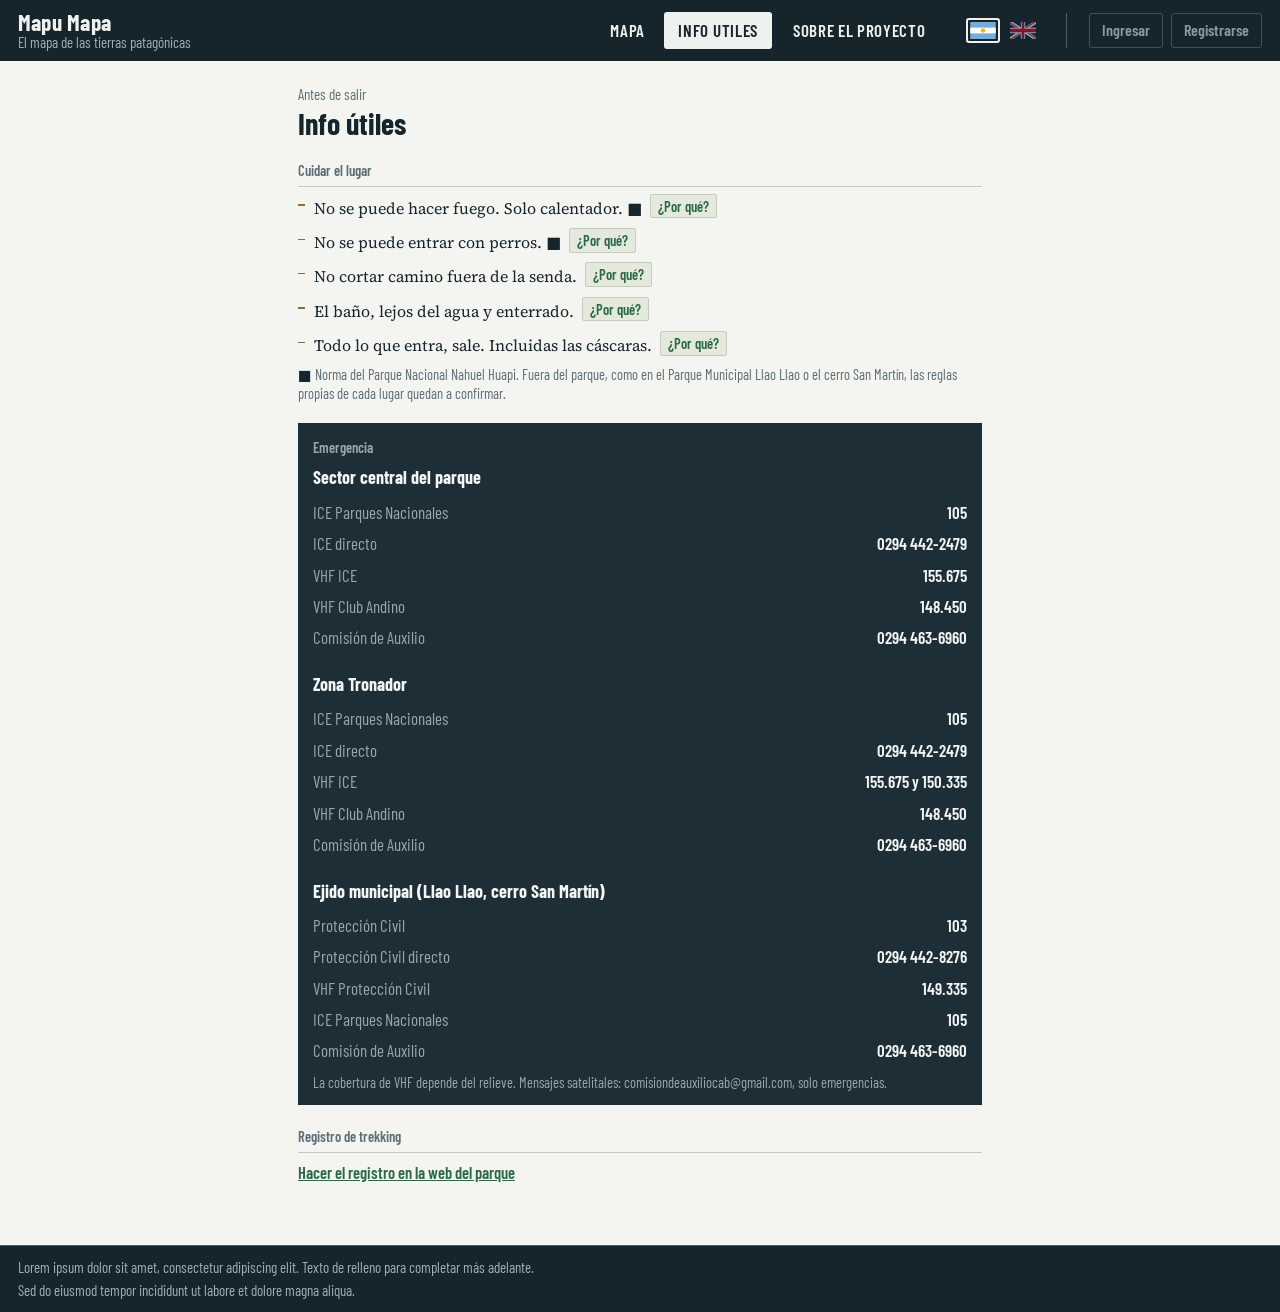
<file: info-utiles.html>
<!doctype html>
<html lang="es-AR">
<head>
<meta charset="utf-8">
<meta name="viewport" content="width=device-width, initial-scale=1">
<title>Info útiles — Mapu Mapa</title>
<link rel="preconnect" href="https://fonts.googleapis.com">
<link rel="preconnect" href="https://fonts.gstatic.com" crossorigin>
<link href="https://fonts.googleapis.com/css2?family=Barlow+Condensed:wght@400;500;600;700&family=Source+Serif+4:ital,opsz,wght@0,8..60,400;0,8..60,600;1,8..60,400&display=swap" rel="stylesheet">
<link rel="stylesheet" href="style.css">
</head>
<!--
  PÁGINA ESTÁTICA: se edita directamente acá.
  · "Cuidar el lugar": cada norma es un <li>. El cuadrado ■ marca las que son norma del parque.
    El texto dentro de <span class="ans"> es la respuesta a "¿Por qué?".
  · "Emergencia": cada contacto es una línea <div class="row"> con nombre (k) y valor (v).
-->
<body class="info-page" data-page="info">
<header id="site-header" class="site-header"></header>

<main class="info-main">
  <p class="kind">Antes de salir</p>
  <h1 class="t">Info útiles</h1>

  <section class="blk">
    <h2>Cuidar el lugar</h2>
    <ul class="plain">
      <li>No se puede hacer fuego. Solo calentador. <b class="mk of" title="Norma del parque">■</b>
        <details class="why"><summary>¿Por qué?</summary><span class="ans">El bosque andino patagónico no está adaptado al fuego. Una lenga o un coihue quemado no rebrota y la recuperación lleva más de un siglo. Casi todos los incendios del parque arrancan de una fogata mal apagada o una colilla.</span></details></li>
      <li>No se puede entrar con perros. <b class="mk of" title="Norma del parque">■</b>
        <details class="why"><summary>¿Por qué?</summary><span class="ans">El olor y el ladrido llegan mucho más lejos que el perro. El huemul, en peligro de extinción, y el pudú abandonan las zonas donde detectan perros. Además les transmiten moquillo y parvovirus a los carnívoros nativos.</span></details></li>
      <li>No cortar camino fuera de la senda.
        <details class="why"><summary>¿Por qué?</summary><span class="ans">En mallines y pendientes el atajo se vuelve canaleta: el agua lo toma como cauce y se lleva el suelo. Lo que ahorra dos minutos deja una marca que otros después siguen.</span></details></li>
      <li>El baño, lejos del agua y enterrado.
        <details class="why"><summary>¿Por qué?</summary><span class="ans">A más de 70 metros de arroyos y lagunas, en un pozo de unos 20 cm, y el papel se saca en una bolsa. El agua que tomás arriba viene de donde pasó gente antes que vos.</span></details></li>
      <li>Todo lo que entra, sale. Incluidas las cáscaras.
        <details class="why"><summary>¿Por qué?</summary><span class="ans">Con frío, una cáscara tarda años en degradarse. Y la fauna que aprende a asociar gente con comida termina mal.</span></details></li>
    </ul>
    <p class="fine"><b class="mk of">■</b> Norma del Parque Nacional Nahuel Huapi. Fuera del parque, como en el Parque Municipal Llao Llao o el cerro San Martín, las reglas propias de cada lugar quedan a confirmar.</p>
  </section>

  <section class="emerg">
    <h2>Emergencia</h2>

    <div class="zona">
      <h3>Sector central del parque</h3>
      <div class="row"><span class="k">ICE Parques Nacionales</span><span class="v">105</span></div>
      <div class="row"><span class="k">ICE directo</span><span class="v">0294 442-2479</span></div>
      <div class="row"><span class="k">VHF ICE</span><span class="v">155.675</span></div>
      <div class="row"><span class="k">VHF Club Andino</span><span class="v">148.450</span></div>
      <div class="row"><span class="k">Comisión de Auxilio</span><span class="v">0294 463-6960</span></div>
    </div>

    <div class="zona">
      <h3>Zona Tronador</h3>
      <div class="row"><span class="k">ICE Parques Nacionales</span><span class="v">105</span></div>
      <div class="row"><span class="k">ICE directo</span><span class="v">0294 442-2479</span></div>
      <div class="row"><span class="k">VHF ICE</span><span class="v">155.675 y 150.335</span></div>
      <div class="row"><span class="k">VHF Club Andino</span><span class="v">148.450</span></div>
      <div class="row"><span class="k">Comisión de Auxilio</span><span class="v">0294 463-6960</span></div>
    </div>

    <div class="zona">
      <h3>Ejido municipal (Llao Llao, cerro San Martín)</h3>
      <div class="row"><span class="k">Protección Civil</span><span class="v">103</span></div>
      <div class="row"><span class="k">Protección Civil directo</span><span class="v">0294 442-8276</span></div>
      <div class="row"><span class="k">VHF Protección Civil</span><span class="v">149.335</span></div>
      <div class="row"><span class="k">ICE Parques Nacionales</span><span class="v">105</span></div>
      <div class="row"><span class="k">Comisión de Auxilio</span><span class="v">0294 463-6960</span></div>
    </div>

    <p>La cobertura de VHF depende del relieve. Mensajes satelitales: comisiondeauxiliocab@gmail.com, solo emergencias.</p>
  </section>

  <section class="blk">
    <h2>Registro de trekking</h2>
    <p class="reg"><a href="https://www.nahuelhuapi.gov.ar/trekking-y-actividades-de-montana/" target="_blank" rel="noopener">Hacer el registro en la web del parque</a></p>
  </section>
</main>
<footer id="site-footer" class="site-footer"></footer>
<script src="i18n.js"></script>
<script src="auth.js"></script>
<script src="site.js"></script>
</body>
</html>
</file>
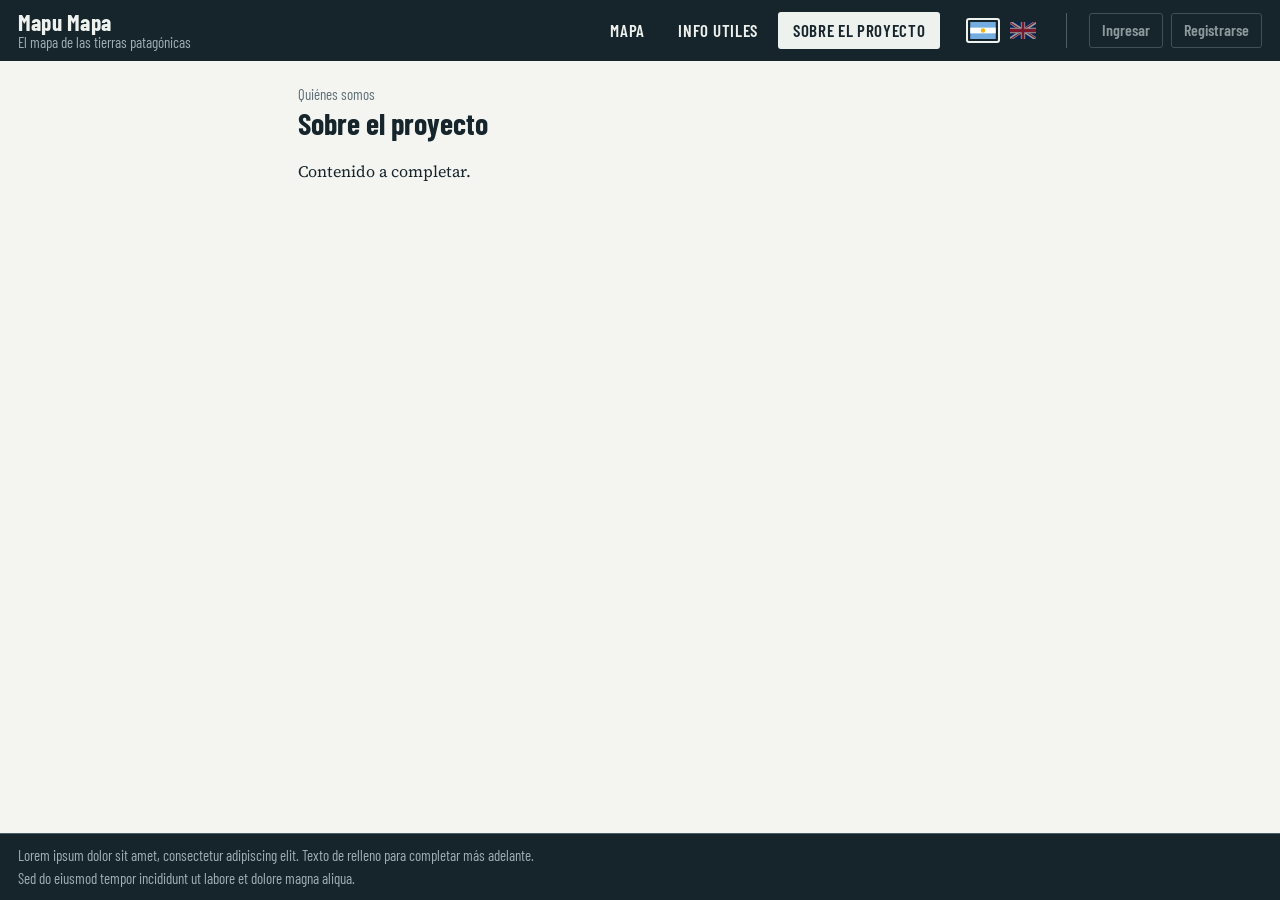
<file: sobre-el-proyecto.html>
<!doctype html>
<html lang="es-AR">
<head>
<meta charset="utf-8">
<meta name="viewport" content="width=device-width, initial-scale=1">
<title>Sobre el proyecto — Mapu Mapa</title>
<link rel="preconnect" href="https://fonts.googleapis.com">
<link rel="preconnect" href="https://fonts.gstatic.com" crossorigin>
<link href="https://fonts.googleapis.com/css2?family=Barlow+Condensed:wght@400;500;600;700&family=Source+Serif+4:ital,opsz,wght@0,8..60,400;0,8..60,600;1,8..60,400&display=swap" rel="stylesheet">
<link rel="stylesheet" href="style.css">
</head>
<body class="info-page" data-page="proyecto">
<header id="site-header" class="site-header"></header>
<main class="info-main">
  <p class="kind">Quiénes somos</p>
  <h1 class="t">Sobre el proyecto</h1>
  <section class="blk">
    <p>Contenido a completar.</p>
  </section>
</main>
<footer id="site-footer" class="site-footer"></footer>
<script src="i18n.js"></script>
<script src="auth.js"></script>
<script src="site.js"></script>
</body>
</html>
</file>
<file: style.css>
:root{
  --ink:#16242B; --paper:#E6E9E4; --card:#F4F5F1; --granite:#5C6E77; --hair:#C3CAC3;
  --waterink:#3F6E80; --g0:#8A6A42; --g1:#2C6A45; --g2:#B26A00; --g3:#A3271B;
  --sans:'Barlow Condensed','Arial Narrow',system-ui,sans-serif;
  --serif:'Source Serif 4',Georgia,serif;
}
*{box-sizing:border-box}
html{height:100%}
body{min-height:100%;display:flex;flex-direction:column;margin:0;background:var(--paper);color:var(--ink);font-family:var(--serif);font-size:16px;line-height:1.55;-webkit-font-smoothing:antialiased}
button{font:inherit;color:inherit}
#app{display:block;flex:1 0 auto}
#bar{display:flex;flex-wrap:wrap;align-items:center;gap:10px 26px;padding:10px 18px;background:var(--ink);color:#EEF2EF}
.brand{font-family:var(--sans);line-height:1.05;margin-right:auto;color:inherit;text-decoration:none}
.brand:hover b{text-decoration:underline;text-underline-offset:3px}
.brand:focus-visible{outline:2px solid #F0C36A;outline-offset:3px}
.brand b{display:block;font-size:23px;font-weight:700;letter-spacing:.01em}
.brand span{font-size:15px;color:#9DB0B4}
.toplink:focus-visible,.zb button:focus-visible{outline:2px solid #F0C36A;outline-offset:2px}

/* ---------- mapa ---------- */
#mapwrap{position:relative;background:#D5DDD3;overflow:hidden;width:100%;height:clamp(440px,76vh,860px)}
#basemap{position:absolute;inset:0;z-index:0;background:#D5DDD3}
#map{position:absolute;inset:0;z-index:1;width:100%;height:100%;display:block;cursor:grab;--u:1}
#map.drag{cursor:grabbing}
.zb{position:absolute;z-index:3;right:14px;bottom:34px;display:flex;flex-direction:column;border:1.5px solid var(--ink);background:var(--card)}
.zb button{width:46px;height:36px;background:none;border:0;cursor:pointer;font-family:var(--sans);font-size:24px;font-weight:600;line-height:1}
.zb button + button{border-top:1px solid var(--hair)}
.zb button:hover{background:#E4E8DD}
.scale{position:absolute;z-index:3;left:14px;bottom:34px;font-family:var(--sans);font-size:14px;color:var(--ink);background:rgba(244,245,241,.9);padding:3px 8px 5px;border:1px solid var(--hair)}
.scale i{display:block;height:5px;border:1.5px solid var(--ink);border-top:0;margin-top:2px}
.attr{position:absolute;z-index:3;left:0;right:0;bottom:0;font-family:var(--sans);font-size:13.5px;line-height:1.2;color:#34464E;background:rgba(244,245,241,.92);padding:4px 14px;border-top:1px solid var(--hair);white-space:nowrap;overflow:hidden;text-overflow:ellipsis}
.attr b{color:var(--ink)}

.cx{fill:none;stroke-linecap:round;stroke-linejoin:round;pointer-events:none}
.cx.shore{stroke:#6F9DAE;stroke-width:calc(var(--u)*.8px)}
.cx.river{stroke:#6F9DAE;stroke-width:calc(var(--u)*1.5px)}
.cx.stream{stroke:#7FA9B8;stroke-width:calc(var(--u)*.8px);opacity:.9}
.cx.road1c{stroke:#7C7265;stroke-width:calc(var(--u)*3.2px)}
.cx.road1{stroke:#FBF8EE;stroke-width:calc(var(--u)*1.8px)}
.cx.road2{stroke:#8C8273;stroke-width:calc(var(--u)*1.2px)}
.cx.tracks{stroke:#8C8273;stroke-width:calc(var(--u)*1px);stroke-dasharray:calc(var(--u)*5px) calc(var(--u)*3px)}
.cx.trails{stroke:#6B4A2B;stroke-width:calc(var(--u)*1px);stroke-dasharray:calc(var(--u)*1px) calc(var(--u)*3.2px);opacity:.75}
.cx.lifts{stroke:#555;stroke-width:calc(var(--u)*.9px);stroke-dasharray:calc(var(--u)*6px) calc(var(--u)*2px) calc(var(--u)*1px) calc(var(--u)*2px);opacity:.7}

.ecase{fill:none;stroke:rgba(255,255,255,.88);stroke-width:calc(var(--u)*7.5px);stroke-linecap:round;stroke-linejoin:round}
.eline{fill:none;stroke-width:calc(var(--u)*3.6px);stroke-linecap:round;stroke-linejoin:round;transition:opacity .18s}
.ehit{fill:none;stroke:transparent;stroke-width:calc(var(--u)*22px);cursor:pointer;stroke-linecap:round}
.e.g1 .eline{stroke:var(--g1)}
.e.g2 .eline{stroke:var(--g2);stroke-dasharray:calc(var(--u)*11px) calc(var(--u)*6px)}
.e.g3 .eline{stroke:var(--g3);stroke-dasharray:calc(var(--u)*1.5px) calc(var(--u)*7px)}
.e.g0 .eline{stroke:var(--g0)}
.e.none .eline{stroke-width:calc(var(--u)*2.6px);opacity:.8}
.e:hover .eline{stroke-width:calc(var(--u)*5.4px)}
.e.sel .ecase{stroke:var(--ink);stroke-width:calc(var(--u)*9.5px)}
.e.sel .eline{stroke-width:calc(var(--u)*4.6px)}
.e.sel.g1 .eline{stroke:#7FD3A0}.e.sel.g2 .eline{stroke:#FFC25A}.e.sel.g3 .eline{stroke:#FF9A8C}
.e.dim .eline{opacity:.22}
.e.dim .ecase{opacity:0}

.lb{pointer-events:none}
.lb text{paint-order:stroke;stroke-linejoin:round}
.lb.lake text{font-family:var(--serif);font-style:italic;font-size:13.5px;fill:var(--waterink);stroke:rgba(205,222,229,.75);stroke-width:2.5px}
.lb.lake.lv1 text{font-size:17px;letter-spacing:.04em}
.lb.glac text{font-family:var(--serif);font-style:italic;font-size:12.5px;fill:#55808F;stroke:rgba(255,255,255,.8);stroke-width:2.5px}
.lb.peak text{font-family:var(--sans);font-size:13.5px;fill:#4A3A28;stroke:rgba(244,242,232,.85);stroke-width:3px}
.lb.peak.lv1 text{font-size:15px;font-weight:600}
.lb.peak path{fill:#4A3A28}
.lb.peak .el{font-size:11.5px;fill:#6E5B44}
.lb.place text{font-family:var(--sans);font-size:14px;fill:#3C3C3C;stroke:rgba(244,242,232,.85);stroke-width:3px;letter-spacing:.03em}
.lb.nolab{display:none}
.n.nolab text{display:none}
.n.nosub text.sub{display:none}

.n{cursor:pointer}
.n text{font-family:var(--sans);font-size:15.5px;font-weight:700;fill:var(--ink);paint-order:stroke;stroke:rgba(250,250,245,.92);stroke-width:4px;stroke-linejoin:round}
.n text.sub{font-size:12.5px;font-weight:500;fill:#3F4F56}
.n .gl{stroke:var(--ink);stroke-width:2.2;fill:#fff}
.n.ref .gl{fill:var(--ink);stroke:#fff;stroke-width:1.8}
.n.pto .gl{fill:var(--ink);stroke:#fff;stroke-width:1.5}
.n.lag .gl{fill:#BFD5DD;stroke:var(--waterink);stroke-width:2}
.n.cum .gl{fill:#4A3A28;stroke:#fff;stroke-width:1.6}
.n:hover text:not(.sub){text-decoration:underline}
.n .halo{fill:none;stroke:none}
.n.sel .halo{stroke:var(--ink);stroke-width:1.6;fill:rgba(255,255,255,.5)}
.n.dim{opacity:.35}

/* ---------- panel ---------- */
#panel{background:var(--card);border-top:2px solid var(--ink)}
.pin{max-width:860px;margin:0 auto;padding:20px 22px 40px}
.tomap{display:inline-block;margin:0 0 12px;font-family:var(--sans);font-size:16px;font-weight:600}
.back{background:none;border:0;padding:0;margin:0 0 12px;cursor:pointer;font-family:var(--sans);font-size:16px;color:var(--g1);font-weight:600;text-decoration:underline;text-underline-offset:3px}
.kind{font-family:var(--sans);font-size:15px;color:var(--granite);margin:0 0 2px}
h1.t{font-family:var(--sans);font-weight:700;font-size:30px;line-height:1.04;margin:0}
.subt{font-family:var(--sans);font-size:18px;color:#2d3f48;margin:2px 0 0}
.blk{margin-top:20px}
.blk > h2{font-family:var(--sans);font-weight:600;font-size:14.5px;color:var(--granite);margin:0 0 7px;padding-bottom:4px;border-bottom:1px solid var(--hair);display:flex;justify-content:space-between;align-items:baseline}
.blk > h2 button{background:none;border:0;padding:0;cursor:pointer;font-family:var(--sans);font-size:14.5px;color:var(--g1);font-weight:600;text-decoration:underline;text-underline-offset:2px}
.blk p{margin:0 0 8px}
.blk p:last-child{margin-bottom:0}
.row{display:flex;justify-content:space-between;align-items:baseline;gap:12px;font-family:var(--sans);font-size:17px;padding:2.5px 0}
.row .k{color:var(--granite)}
.row .v{font-weight:600;text-align:right}
.row .v.soft{font-weight:400;color:#6d7d80}
.mk{font-family:var(--sans);font-weight:700;font-style:normal}
.mk.of{color:var(--ink)} .mk.ve{color:var(--g1)} .mk.os{color:var(--g0)} .mk.pe{color:#9aa6a3}
.pend{color:#75858a;font-style:italic}
.fine{font-family:var(--sans);font-size:14.5px;color:var(--granite);line-height:1.3}
.guia{border:1.5px solid var(--ink);background:#fff}
.gseason{display:flex;align-items:center;gap:10px;padding:8px 11px;opacity:.5}
.gseason.on{opacity:1}
.gseason + .gseason{border-top:1px dashed var(--hair)}
.gseason .lab{font-family:var(--sans);font-size:18px;font-weight:600;line-height:1.1}
.sw{flex:0 0 30px}
.gnote{font-family:var(--sans);font-size:15px;color:#3a4b53;padding:7px 11px 9px;line-height:1.3;border-top:1px solid var(--hair)}
.sendas{display:flex;flex-wrap:wrap;gap:5px;margin-top:2px}
.sendas span{font-family:var(--sans);font-size:15px;font-weight:600;border:1px solid var(--hair);background:#fff;padding:0 7px;border-radius:2px}
.sendas em{font-family:var(--sans);font-style:normal;font-size:15px;color:var(--granite);align-self:center}
.stamp{font-family:var(--sans);display:inline-block;border:1.5px solid var(--g0);color:var(--g0);padding:2px 9px;font-size:15px;font-weight:600}
.stamp.no{border-color:#9aa6a3;color:#6d7d80}
ul.plain{margin:0;padding:0;list-style:none}
ul.plain li{padding-left:16px;position:relative;margin-bottom:8px}
ul.plain li::before{content:"";position:absolute;left:0;top:.66em;width:7px;height:1.5px;background:var(--g0)}
details.why{display:inline}
details.why summary{display:inline-block;list-style:none;cursor:pointer;font-family:var(--sans);font-weight:600;font-size:14.5px;background:#E4E8DD;color:var(--g1);border:1px solid #C2CDBC;padding:0 7px;margin-left:4px;border-radius:2px;vertical-align:1.5px}
details.why summary::-webkit-details-marker{display:none}
details.why summary:hover{background:#D9E0CE}
details.why summary:focus-visible{outline:2px solid var(--g1);outline-offset:2px}
details.why[open] summary{background:var(--g1);color:#fff;border-color:var(--g1)}
details.why .ans{display:block;margin:7px 0 3px;padding:10px 13px;background:#fff;border-left:3px solid var(--g1);font-size:15px;line-height:1.55}
@media (prefers-reduced-motion:no-preference){details.why .ans{animation:drop .16s ease-out}}
@keyframes drop{from{opacity:0;transform:translateY(-3px)}to{opacity:1;transform:none}}
.emerg{background:#1D2E36;color:#DDE4E2;padding:13px 15px;margin-top:20px}
.emerg h2{font-family:var(--sans);font-weight:600;font-size:14.5px;color:#92A8AE;margin:0 0 6px}
.emerg .row .k{color:#92A8AE} .emerg .row .v{color:#F2F5F3}
.emerg p{font-family:var(--sans);font-size:14.5px;color:#92A8AE;margin:7px 0 0;line-height:1.3}
.list{margin:0;padding:0;list-style:none;border-top:1px solid var(--hair)}
.list li{border-bottom:1px solid var(--hair)}
.list button{display:flex;align-items:center;gap:11px;width:100%;background:none;border:0;padding:9px 2px;cursor:pointer;text-align:left}
.list button:hover{background:#E9ECE4}
.list button:focus-visible{outline:2px solid var(--g1);outline-offset:-2px}
.list .nm{font-family:var(--sans);font-size:18.5px;font-weight:600;line-height:1.12}
.list .ds{font-family:var(--sans);font-size:15px;color:var(--granite);line-height:1.2;display:block;font-weight:400}
.list .sws{margin-left:auto;display:flex;flex-direction:column;gap:5px;flex:0 0 30px}
.list .sws .sw{flex:0 0 auto}
.leg{display:grid;grid-template-columns:34px 1fr;gap:7px 10px;align-items:center;font-family:var(--sans);font-size:16.5px}
.leg svg{display:block}
a{color:var(--g1)}
.reg a{font-family:var(--sans);font-size:16.5px;font-weight:600}
.prof{display:block;width:100%;height:auto;background:#fff;border:1px solid var(--hair)}
.big{display:grid;grid-template-columns:repeat(3,1fr);border:1.5px solid var(--ink);background:#fff}
.big div{padding:7px 9px 8px;min-width:0}
.big div + div{border-left:1px solid var(--hair)}
.big b{display:block;font-family:var(--sans);font-size:21px;font-weight:700;line-height:1.05;white-space:nowrap}
.big span{font-family:var(--sans);font-size:14px;color:var(--granite)}
@media (max-width:880px){
  #mapwrap{height:clamp(380px,64vh,640px)}
  .attr{white-space:normal}
}

/* avisos de la base de datos */
#avisos{margin:14px 22px 0;border:1.5px solid var(--g3);border-left-width:5px;background:#FBEFEC;padding:9px 12px;font-family:var(--sans);font-size:16px;color:var(--ink)}
#avisos summary{cursor:pointer;font-weight:600;color:var(--g3)}
#avisos ul{margin:8px 0 2px;padding-left:18px}
#avisos li{margin:3px 0;font-family:var(--serif);font-size:15px;line-height:1.35}

/* enlace del encabezado */
.toplink{font-family:var(--sans);font-size:17px;font-weight:600;color:#EEF2EF;text-decoration:none;border:1.5px solid #4A5E67;border-radius:3px;padding:4px 12px 5px}
.toplink:hover{background:#EEF2EF;color:var(--ink)}

/* página Info útiles */
.info-page{background:var(--card)}
.info-main{flex:1;width:100%;max-width:720px;margin:0 auto;padding:22px 18px 60px}
.info-main .blk:first-of-type{border-top:0}
.zona + .zona{margin-top:18px}
.zona h3{font-family:var(--sans);font-size:18px;font-weight:700;margin:0 0 4px;color:#F2F5F3}

/* encabezado y pie compartidos (site.js) */
.site-header{position:relative;z-index:30;display:flex;flex-wrap:nowrap;align-items:center;gap:10px 26px;padding:10px 18px;background:var(--ink);color:#EEF2EF}
.site-header .brand{flex:0 0 auto;white-space:nowrap;margin-right:0}
.menu{display:flex;align-items:center;gap:10px 26px;margin-left:auto;flex:0 0 auto}
.mainnav{display:flex;gap:6px}
.mainnav a{white-space:nowrap;font-family:var(--sans);font-size:17px;font-weight:600;letter-spacing:.04em;color:#EEF2EF;text-decoration:none;border:1.5px solid transparent;border-radius:3px;padding:4px 12px 5px}
.mainnav a:hover{border-color:#4A5E67}
.mainnav a[aria-current="page"]{background:#EEF2EF;color:var(--ink)}
.mainnav a:focus-visible,.ubtn:focus-visible,.burger:focus-visible{outline:2px solid #F0C36A;outline-offset:2px}
.userbox{display:flex;align-items:center;gap:8px;padding-left:22px;border-left:1px solid #4A5E67;font-family:var(--sans)}
.uemail{max-width:200px;overflow:hidden;text-overflow:ellipsis;white-space:nowrap;font-size:16px;color:#C8D4D6}
.ubtn{font-family:var(--sans);font-size:16px;font-weight:600;white-space:nowrap;background:none;color:#EEF2EF;border:1.5px solid #4A5E67;border-radius:3px;padding:4px 12px 5px;cursor:pointer}
.ubtn:hover{border-color:#EEF2EF}
.ubtn.pri{background:#EEF2EF;color:var(--ink);border-color:#EEF2EF}
.ubtn.pri:hover{background:#fff}
.ubtn:disabled{opacity:.5;cursor:default}
.burger{display:none;margin-left:auto;flex-direction:column;justify-content:center;gap:5px;width:42px;height:38px;padding:0 9px;background:none;border:1.5px solid #4A5E67;border-radius:3px;cursor:pointer}
.burger span{display:block;height:2px;background:#EEF2EF;transition:transform .15s,opacity .15s}
.site-header.open .burger span:nth-child(1){transform:translateY(7px) rotate(45deg)}
.site-header.open .burger span:nth-child(2){opacity:0}
.site-header.open .burger span:nth-child(3){transform:translateY(-7px) rotate(-45deg)}
/* compacto: lo agrega site.js cuando no entra en una línea */
.site-header.compact .burger{display:flex}
.site-header.compact .menu{display:none;position:absolute;left:0;right:0;top:100%;flex-direction:column;align-items:stretch;gap:0;margin:0;padding:8px 18px 14px;background:var(--ink);border-top:1px solid #4A5E67;box-shadow:0 8px 16px rgba(22,36,43,.3)}
.site-header.compact.open .menu{display:flex}
.site-header.compact .mainnav{flex-direction:column;gap:2px}
.site-header.compact .mainnav a{padding:10px 8px;font-size:19px;border-radius:0;border-width:0 0 1px;border-color:#2F434C}
.site-header.compact .mainnav a[aria-current="page"]{border-color:#2F434C}
.site-header.compact .userbox{padding:12px 0 0;border-left:0;flex-wrap:wrap}
/* ventana de ingreso */
.userdlg{width:min(380px,calc(100vw - 32px));padding:20px 22px 16px;border:1.5px solid var(--ink);border-radius:4px;background:var(--card);color:var(--ink);font-family:var(--sans)}
.userdlg::backdrop{background:rgba(22,36,43,.55)}
.userdlg h2{margin:12px 0 10px;font-size:24px;font-weight:700}
.userdlg label{display:block;margin:10px 0 0;font-size:16px;font-weight:600}
.userdlg input{display:block;width:100%;margin-top:3px;padding:7px 9px;font:inherit;font-size:17px;font-weight:400;border:1.5px solid var(--granite);border-radius:3px;background:#fff;color:var(--ink)}
.userdlg input:focus-visible{outline:2px solid var(--g1);outline-offset:1px}
.utabs{display:flex;border-bottom:1.5px solid var(--hair)}
.utabs button{flex:1;background:none;border:0;border-bottom:3px solid transparent;margin-bottom:-1.5px;padding:6px 4px;font:inherit;font-size:17px;font-weight:600;color:var(--granite);cursor:pointer}
.utabs button[aria-selected="true"]{color:var(--ink);border-bottom-color:var(--ink)}
.uhint{margin:6px 0 0;font-size:15px;color:var(--granite)}
.uerr{min-height:1.3em;margin:8px 0 0;font-size:16px;font-weight:600;color:var(--g3)}
.uact{display:flex;justify-content:flex-end;gap:8px;margin-top:6px}
.userdlg .ubtn{color:var(--ink);border-color:var(--granite)}
.userdlg .ubtn.pri{background:var(--ink);color:#fff;border-color:var(--ink)}
.unote{margin:12px 0 0;font-size:14px;color:var(--granite)}
.site-footer{padding:12px 18px;background:var(--ink);color:#9DB0B4;font-family:var(--sans);font-size:15px;line-height:1.3;border-top:1px solid #4A5E67}
.site-footer p{margin:0}
.site-footer p + p{margin-top:3px}
#bar{background:var(--card);color:var(--ink);border-bottom:1px solid var(--hair);position:relative;z-index:5}
.filtros{display:flex;flex-wrap:wrap;align-items:center;gap:8px 10px;font-family:var(--sans)}
.flt{position:relative}
.flt.open{z-index:20}
.fbtn{display:flex;align-items:center;gap:8px;background:#fff;border:1.5px solid var(--hair);border-radius:3px;padding:4px 10px 5px;cursor:pointer;font-size:16px;line-height:1.1;color:var(--ink)}
.fbtn:hover,.flt.open .fbtn{border-color:var(--ink)}
.fbtn:focus-visible,.fpanel input:focus-visible,.fall button:focus-visible{outline:2px solid var(--g1);outline-offset:2px}
.fn{font-weight:700}
.fv{color:var(--granite);font-weight:500}
.flt.on .fv{color:var(--ink)}
.flt.on .fbtn{border-color:var(--waterink);background:#EAF1F3}
.fbtn svg{transition:transform .15s}.flt.open .fbtn svg{transform:rotate(180deg)}
.fpanel{position:absolute;top:calc(100% + 4px);left:0;min-width:230px;max-height:60vh;overflow:auto;background:#fff;border:1.5px solid var(--ink);box-shadow:0 6px 16px rgba(22,36,43,.22);padding:6px 4px}
.fpanel[hidden]{display:none}
.fall{display:flex;gap:14px;padding:2px 8px 6px;border-bottom:1px solid var(--hair);margin-bottom:4px}
.fall button{background:none;border:0;padding:0;cursor:pointer;font-size:15px;color:var(--waterink);text-decoration:underline}
.fpanel label{display:flex;align-items:center;gap:9px;padding:5px 8px;cursor:pointer;font-size:17px;line-height:1.15;white-space:nowrap}
.fpanel label:hover{background:#EEF1EA}
.fpanel label span{flex:1}
.fpanel label b{font-weight:500;color:var(--granite);font-size:15px}
.fpanel input{margin:0;width:16px;height:16px;accent-color:var(--ink)}
.fcount{margin-left:auto;font-size:15px;color:var(--granite)}

/* aviso de gestos del mapa */
.maphint{z-index:4;position:absolute;inset:0;display:flex;align-items:center;justify-content:center;padding:20px;background:rgba(22,36,43,.55);color:#fff;font-family:var(--sans);font-size:24px;font-weight:600;text-align:center;opacity:0;pointer-events:none;transition:opacity .2s;z-index:3}
.maphint.on{opacity:1}
#map{touch-action:pan-y}

/* selector Trekking / Montañismo */
.modebar{display:flex;justify-content:center;padding:14px 18px;background:var(--paper);border-bottom:1px solid var(--hair)}
.modesw{display:flex;width:min(440px,100%);padding:4px;background:#fff;border:2px solid var(--ink);border-radius:999px;font-family:var(--sans)}
.modesw button,.soon-wrap{flex:1}
.modesw button{width:100%;padding:9px 10px 10px;border:0;border-radius:999px;background:none;font-size:24px;font-weight:700;letter-spacing:.05em;text-transform:uppercase;color:var(--granite);cursor:pointer}
.modesw button.on{background:var(--ink);color:#fff;cursor:default}
.modesw button[aria-disabled="true"]{cursor:not-allowed;opacity:.7}
.modesw button:focus-visible{outline:2px solid var(--g1);outline-offset:2px}
.soon-wrap{position:relative;display:flex}
.soon{position:absolute;left:50%;top:calc(100% + 10px);transform:translateX(-50%);padding:5px 12px 6px;background:var(--ink);color:#fff;border-radius:3px;font-size:16px;font-weight:600;letter-spacing:.03em;white-space:nowrap;opacity:0;pointer-events:none;transition:opacity .15s;z-index:40}
.soon::before{content:"";position:absolute;left:50%;bottom:100%;margin-left:-6px;border:6px solid transparent;border-bottom-color:var(--ink)}
.soon-wrap:hover .soon,.soon-wrap:focus-within .soon{opacity:1}

.leg.sym{margin-top:10px}

.tvstrip{display:flex;flex-wrap:wrap;align-items:center;gap:8px;margin-top:10px;padding-top:10px;border-top:1px solid var(--hair);font-family:var(--sans)}
.tvh{font-size:16px;font-weight:700}.tvh.soft{font-weight:400;color:var(--granite)}
.tvb{display:flex;align-items:center;gap:8px;background:#fff;border:1.5px solid var(--hair);border-radius:3px;padding:4px 10px 5px;font-size:16px;cursor:pointer;color:var(--ink)}
.tvb:hover{border-color:var(--ink)}
.tvb.on{background:var(--ink);color:#fff;border-color:var(--ink)}
.tvb.on .sw line{stroke:#fff}
.tvb small{font-size:14px;color:var(--granite)}.tvb.on small{color:#C8D4D6}
.tvb:focus-visible{outline:2px solid var(--g1);outline-offset:2px}
.fall span{font-size:15px;color:var(--granite)}

/* ---------- ficha sobre el mapa ---------- */
#dr{position:absolute;z-index:3;top:0;right:0;bottom:0;width:min(440px,46%);background:var(--card);border-left:2px solid var(--ink);overflow-y:auto;overscroll-behavior:contain;box-shadow:-6px 0 18px rgba(0,0,0,.18)}
.drh{position:sticky;top:0;z-index:2;display:flex;justify-content:space-between;gap:8px;padding:7px 12px;background:var(--card);border-bottom:1px solid var(--hair)}
.drh button{background:none;border:1.5px solid var(--hair);border-radius:3px;padding:3px 10px 4px;cursor:pointer;font-family:var(--sans);font-size:15.5px;font-weight:600;color:var(--ink)}
.drh button:hover{border-color:var(--ink)}
#dr .pin{max-width:none;margin:0;padding:14px 18px 28px}
#dr h1.t{font-size:27px}
#mapwrap.dr-open .zb{right:calc(min(440px,46%) + 14px)}
.gpx{margin-top:10px;background:var(--ink);color:#fff;border:0;border-radius:3px;padding:6px 14px 7px;font-family:var(--sans);font-size:16px;font-weight:600;cursor:pointer}
.gpx:hover{background:#2d4350}
@media (max-width:880px){
  #dr{position:fixed;z-index:50;top:auto;left:0;right:0;bottom:0;width:auto;max-height:46vh;border-left:0;border-top:2px solid var(--ink);box-shadow:0 -6px 18px rgba(0,0,0,.28)}
  #mapwrap.dr-open .zb{right:14px}
}
/* ---------- búsqueda ---------- */
.buscar{position:absolute;z-index:4;top:12px;left:246px;width:min(320px,calc(100% - 270px - 14px))}
#q{width:100%;box-sizing:border-box;font-family:var(--sans);font-size:16px;padding:5px 10px 6px;border:1.5px solid var(--hair);border-radius:3px;background:#fff;color:var(--ink)}
#q:focus{outline:2px solid var(--g1);outline-offset:1px;border-color:var(--ink)}
#qres{position:absolute;z-index:30;left:0;right:0;top:calc(100% + 4px);margin:0;padding:3px;list-style:none;background:var(--card);border:1.5px solid var(--ink);max-height:60vh;overflow:auto;box-shadow:0 8px 20px rgba(0,0,0,.18)}
#qres li{display:flex;flex-direction:column;padding:5px 9px 6px;cursor:pointer;font-family:var(--sans);line-height:1.15}
#qres li b{font-size:17px}
#qres li span{font-size:14px;color:var(--granite)}
#qres li:hover,#qres li[aria-selected=true]{background:#E4E8DD}
#qres li.vacio-q{cursor:default;font-size:15px;color:var(--granite)}
/* ---------- capas, aviso de filtros vacíos, ubicación ---------- */
.capas{position:absolute;z-index:3;left:14px;top:12px;display:flex;border:1.5px solid var(--ink);background:var(--card)}
.capas button{background:none;border:0;padding:5px 12px 6px;cursor:pointer;font-family:var(--sans);font-size:15.5px;font-weight:600;color:var(--ink)}
.capas button + button{border-left:1px solid var(--hair)}
.capas button.on{background:var(--ink);color:#fff}
.capas button:focus-visible,.zb button:focus-visible{outline:2px solid #F0C36A;outline-offset:-3px}
.vacio{position:absolute;z-index:3;left:50%;top:60px;transform:translateX(-50%);max-width:calc(100% - 28px);background:var(--card);border:1.5px solid var(--ink);padding:9px 14px 10px;font-family:var(--sans);font-size:17px;text-align:center;box-shadow:0 6px 16px rgba(0,0,0,.2)}
.vacio[hidden]{display:none}
.vacio button{margin-left:8px;background:var(--ink);color:#fff;border:0;border-radius:3px;padding:3px 10px 4px;font-family:var(--sans);font-size:15.5px;font-weight:600;cursor:pointer}
.zb #zloc{display:flex;align-items:center;justify-content:center;color:var(--ink)}
.yo{pointer-events:none}
.yo .yo-h{fill:rgba(36,118,226,.22)}
.yo .yo-d{fill:#2476E2;stroke:#fff;stroke-width:2.5px}
@media (max-width:880px){.capas button{padding:4px 9px 5px;font-size:14.5px}.buscar{left:14px;right:14px;width:auto;top:54px}.vacio{top:104px}}

/* ---------- idioma ---------- */
.langbox{display:flex;align-items:center}
.langsw{display:flex;gap:6px;align-items:center}
.langsw button{background:none;border:2px solid transparent;border-radius:3px;padding:2px;cursor:pointer;line-height:0;opacity:.55}
.langsw button:hover{opacity:.9}
.langsw button.on{opacity:1;border-color:#EEF2EF}
.langsw button:focus-visible{outline:2px solid #F0C36A;outline-offset:2px}
.langsw svg{display:block;width:26px;height:17px}

.e.oculto{display:none}

/* encabezado: los dos idiomas ocupan el mismo lugar (el más largo manda) para que nada se mueva al cambiar */
.bi{display:inline-grid;vertical-align:baseline}
.bi>span{grid-area:1/1;white-space:nowrap}
html[lang="en"] .bi>.es,html:not([lang="en"]) .bi>.en{visibility:hidden}
.brand span.bi,.brand>span>.bi{display:inline-grid}
.mainnav .bi>span,.ubtn .bi>span{justify-self:center;text-align:center}

/* información de las sendas oficiales */
details.sd{border:1px solid var(--hair);background:#fff;margin:0 0 8px}
details.sd>summary{cursor:pointer;padding:9px 11px;font-family:var(--sans);font-size:16px;line-height:1.25;list-style:none}
details.sd>summary::-webkit-details-marker{display:none}
details.sd>summary::before{content:'\25B8';display:inline-block;margin-right:7px;color:var(--g1)}
details.sd[open]>summary::before{content:'\25BE'}
details.sd>summary:focus-visible{outline:2px solid var(--g1);outline-offset:2px}
.sdb{padding:2px 12px 12px;border-top:1px solid var(--hair)}
.sdb h3{font-family:var(--sans);font-size:14px;font-weight:600;color:var(--granite);margin:12px 0 3px}
.sdb p{margin:0 0 6px}
.sdb ul.prec{margin:4px 0 6px;padding-left:19px;font-family:var(--sans);font-size:16px;line-height:1.35}
.sdb ul.prec li{margin:0 0 4px}
.sdb .fine a{color:var(--g1)}
.row.long{flex-direction:column;gap:1px;padding:5px 0}
.row.long .v{text-align:left;font-weight:400;font-size:16px;line-height:1.35}

/* perfil de altura interactivo */
.prof{touch-action:pan-y;cursor:crosshair;user-select:none;-webkit-user-select:none}
.prof:focus-visible{outline:2px solid var(--g1);outline-offset:2px}
.pf-hint{margin:5px 0 0}
.pm{pointer-events:none}
.pm .pm-h{fill:rgba(27,42,48,.18)}
.pm .pm-d{fill:var(--ink);stroke:#fff;stroke-width:2.5px}

/* registro de trekking ya completado */
.regbtn{font-family:var(--sans);font-weight:600;font-size:17px;background:var(--ink);color:#fff;border:0;padding:9px 16px;cursor:pointer;border-radius:2px}
.regbtn:hover{background:#2a3d45}.regbtn:focus-visible{outline:2px solid var(--g1);outline-offset:2px}
dialog.regdlg{width:min(600px,calc(100% - 20px));max-height:92vh;padding:0;border:2px solid var(--ink);background:var(--card);color:var(--ink);box-shadow:0 10px 40px rgba(0,0,0,.4)}
dialog.regdlg::backdrop{background:rgba(20,30,34,.55)}
.rg{padding:16px 18px 18px;font-family:var(--sans);font-size:16px;overflow:auto;max-height:90vh}
.rg h2{margin:0 0 6px;font-size:24px}
.rg fieldset{border:1px solid var(--hair);background:#fff;margin:12px 0;padding:6px 12px 12px}
.rg legend{font-weight:600;padding:0 6px;color:var(--granite)}
.rg label{display:block;margin:9px 0 0;color:var(--granite);font-size:15px}
.rg input:not([type=checkbox]),.rg select,.rg textarea{display:block;width:100%;box-sizing:border-box;margin-top:3px;font:inherit;font-size:17px;padding:7px 9px;border:1px solid #9aa6a3;background:#fff;color:var(--ink);border-radius:2px}
.rg input:focus-visible,.rg select:focus-visible,.rg textarea:focus-visible{outline:2px solid var(--g1);outline-offset:1px}
.rg2{display:grid;grid-template-columns:1fr 1fr;gap:10px}
.rgnm{margin:6px 0 0}
.rgh{margin:12px 0 2px;font-weight:600;color:var(--granite)}
label.rgsw{display:flex;align-items:center;gap:7px;color:var(--ink);font-size:16px}
.rgsw input[type=checkbox]{width:18px;height:18px;margin:0}
.rgac{list-style:none;margin:4px 0 6px;padding:0}
.rgac li{display:grid;grid-template-columns:1fr 110px auto auto;gap:6px;align-items:center;margin:6px 0}
.rgac li input:not([type=checkbox]){margin:0}
.rgb{display:flex;flex-wrap:wrap;gap:8px;justify-content:flex-end;margin-top:12px}
.rgsec,.rgpri{font:inherit;font-weight:600;font-size:16px;padding:8px 14px;border-radius:2px;cursor:pointer}
.rgsec{background:#fff;color:var(--ink);border:1px solid var(--ink)}
.rgpri{background:var(--ink);color:#fff;border:1px solid var(--ink)}
.rga{padding:8px 11px;margin:8px 0;font-size:15.5px;border-left:4px solid}
.rga.err{background:#f7e3e0;border-color:#a3231a}.rga.warn{background:#f8f0d8;border-color:#a67c00}
@media (max-width:520px){.rg2{grid-template-columns:1fr}.rgac li{grid-template-columns:1fr auto auto}.rgac li input[data-k=dni]{grid-column:1 / -1;grid-row:2}}

/* botones de cuenta apagados: «Coming soon» */
.ubtn-wrap{display:inline-flex;flex:none}
.ubtn[aria-disabled="true"],.ubtn.pri[aria-disabled="true"]{background:none;color:#8C9A9E;border-color:#3E515A;cursor:not-allowed}
.ubtn[aria-disabled="true"]:hover{border-color:#3E515A}
.ubtn-wrap .soon{top:calc(100% + 8px);left:auto;right:0;transform:none;background:#EEF2EF;color:var(--ink);font-size:15px}
.ubtn-wrap .soon::before{left:auto;right:18px;margin-left:0;border-bottom-color:#EEF2EF}
</file>
